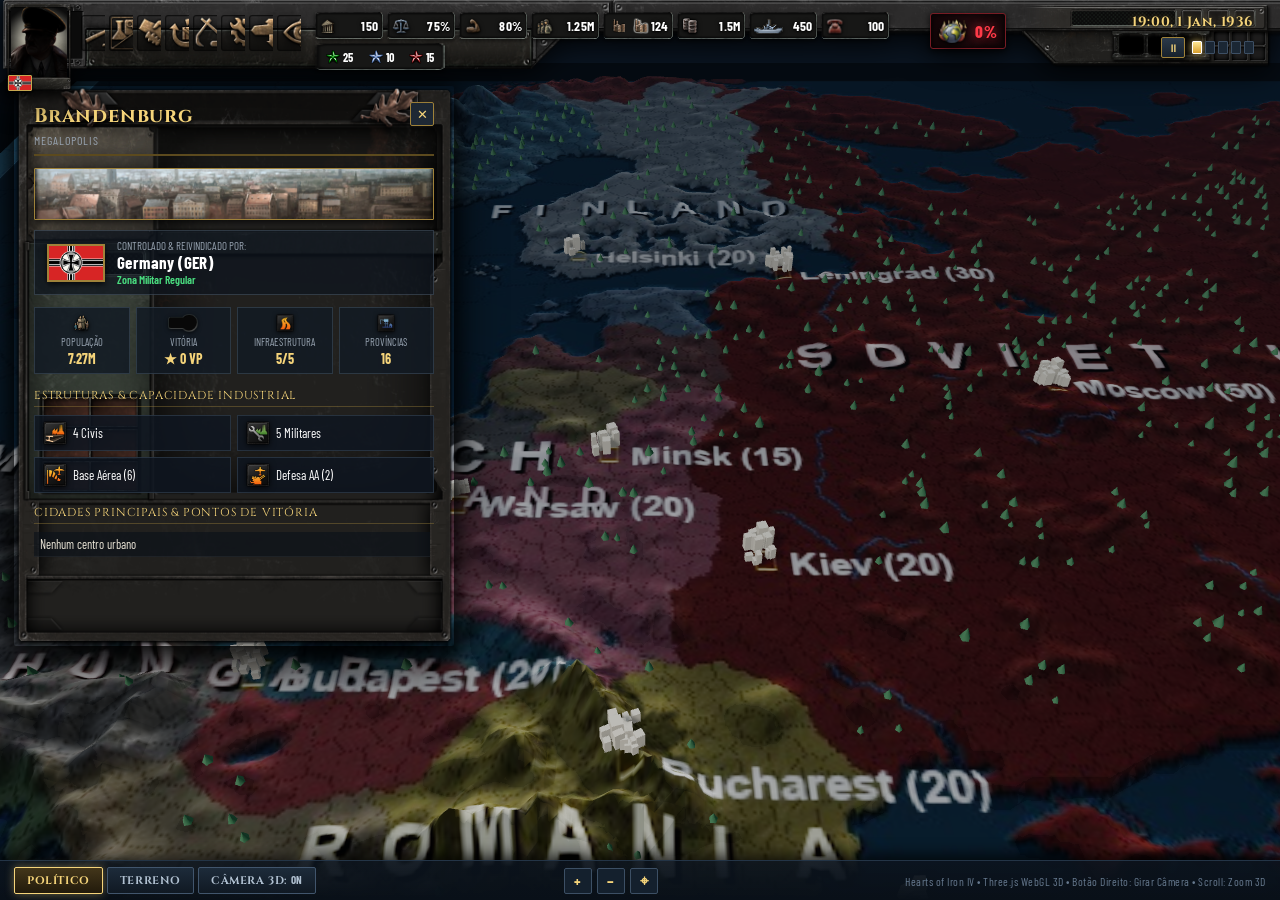
<file: client/index.html>
<!doctype html>
<html lang="pt-BR">
<head>
  <meta charset="utf-8">
  <meta name="viewport" content="width=device-width, initial-scale=1, viewport-fit=cover">
  <title>Hearts of Iron IV</title>
  <link rel="stylesheet" href="style.css">
</head>
<body>
  <!-- Viewport 3D Three.js do Mapa HOI4 -->
  <div id="map-3d-wrapper"></div>

  <!-- Barra Superior Oficial do Hearts of Iron IV -->
  <header class="hoi4-topbar">
    <div class="topbar-left">
      <!-- Retrato do Líder Oficial + Moldura Dourada -->
      <div class="leader-portrait-box" id="leader-box" title="Adolf Hitler - Líder da Nação (Führer)">
        <img src="gfx/leaders/GER_hitler.png" alt="Líder" class="leader-photo" id="player-leader-photo">
        <img src="gfx/interface/pol_leader_frame.png" alt="Moldura" class="leader-frame">
        <div class="flag-mini-crest">
          <img src="gfx/flags/GER_fascism.png" alt="Bandeira" id="player-flag-mini">
        </div>
      </div>

      <!-- Toolbar de Botões Circulares Oficiais -->
      <div class="topbar-toolbar">
        <button class="tb-btn" title="Decisões e Projetos Nacionais (Shift+Q)">
          <img src="gfx/interface/topbar_decisionview_button.png" alt="Decisões">
        </button>
        <button class="tb-btn" title="Pesquisa & Tecnologia (W)">
          <img src="gfx/interface/science_button.png" alt="Pesquisa">
        </button>
        <button class="tb-btn" title="Diplomacia (E)">
          <img src="gfx/interface/diplomacy_button.png" alt="Diplomacia">
        </button>
        <button class="tb-btn" title="Comércio Internacional (R)">
          <img src="gfx/interface/trade_button.png" alt="Comércio">
        </button>
        <button class="tb-btn" title="Construções & Infraestrutura (T)">
          <img src="gfx/interface/construction_button.png" alt="Construção">
        </button>
        <button class="tb-btn" title="Produção Militar e Naval (Y)">
          <img src="gfx/interface/production_button.png" alt="Produção">
        </button>
        <button class="tb-btn" title="Recrutamento e Disposição (U)">
          <img src="gfx/interface/deployment_button.png" alt="Recrutamento">
        </button>
        <button class="tb-btn" title="Agência de Inteligência (I)">
          <img src="gfx/interface/intelligence_button.png" alt="Inteligência">
        </button>
      </div>

      <!-- Caixas de Recursos Oficiais (generic_box_smallest.png) -->
      <div class="topbar-stats">
        <div class="stat-box" title="Poder Político (+2.00/dia)">
          <img src="gfx/interface/pol_power_icon.png" class="stat-ico" alt="PP">
          <span class="stat-val" id="val-pp">150</span>
        </div>
        <div class="stat-box" title="Estabilidade Nacional">
          <img src="gfx/interface/stability_icon.png" class="stat-ico" alt="Stab">
          <span class="stat-val" id="val-stab">75%</span>
        </div>
        <div class="stat-box" title="Apoio de Guerra">
          <img src="gfx/interface/war_support_icon.png" class="stat-ico" alt="War">
          <span class="stat-val" id="val-war">80%</span>
        </div>
        <div class="stat-box" title="População Recrutável (Manpower)">
          <img src="gfx/interface/manpower_icon.png" class="stat-ico" alt="Manpower">
          <span class="stat-val" id="val-manpower">1.25M</span>
        </div>
        <div class="stat-box" title="Capacidade Industrial (Fábricas Civis, Militares e Estaleiros)">
          <img src="gfx/interface/industrial_capacity_icon.png" class="stat-ico-wide" alt="Fábricas">
          <span class="stat-val" id="val-factories">124</span>
        </div>
        <div class="stat-box" title="Combustível">
          <img src="gfx/interface/fuel_icon.png" class="stat-ico" alt="Fuel">
          <span class="stat-val" id="val-fuel">1.5M</span>
        </div>
        <div class="stat-box" title="Comboios de Transporte">
          <img src="gfx/interface/topbar_convoys.png" class="stat-ico" alt="Convoys">
          <span class="stat-val" id="val-convoys">450</span>
        </div>
        <div class="stat-box" title="Poder de Comando">
          <img src="gfx/interface/command_power.png" class="stat-ico" alt="CP">
          <span class="stat-val" id="val-cp">100</span>
        </div>
        <div class="stat-box xp-box" title="Experiência: Exército / Armada / Aeronáutica">
          <span class="xp-item"><img src="gfx/interface/army_experience.png" alt="Army"> <b id="val-army-xp">25</b></span>
          <span class="xp-item"><img src="gfx/interface/navy_experience.png" alt="Navy"> <b id="val-navy-xp">10</b></span>
          <span class="xp-item"><img src="gfx/interface/air_experience.png" alt="Air"> <b id="val-air-xp">15</b></span>
        </div>
      </div>
    </div>

    <div class="topbar-right">
      <!-- Tensão Mundial Oficial -->
      <div class="world-tension-container" title="Tensão Mundial Geral">
        <img src="gfx/interface/world_tension_icon.png" alt="Tensão" class="tension-icon">
        <span class="tension-number" id="tension-val">0%</span>
      </div>

      <!-- Relógio e Velocidade Oficial (topbar_date_overlay.png) -->
      <div class="topbar-clock-overlay">
        <div class="clock-date-line" id="date-display">12:00, 1 Jan, 1936</div>
        <div class="clock-controls-row">
          <button id="btn-pause" class="clock-pause-btn" title="Pausar / Continuar (Espaço)">⏸</button>
          <div class="speed-step-indicator" id="speed-indicator">
            <span class="pip active" data-speed="1"></span>
            <span class="pip" data-speed="2"></span>
            <span class="pip" data-speed="3"></span>
            <span class="pip" data-speed="4"></span>
            <span class="pip" data-speed="5"></span>
          </div>
        </div>
      </div>
    </div>
  </header>

  <!-- Janela Oficial de Detalhes do Estado (stateview_bg.png) -->
  <aside class="hoi4-stateview" id="state-window">
    <div class="stateview-inner">
      <div class="sv-header">
        <div class="sv-title-area">
          <h2 id="st-name">Brandenburg</h2>
          <span class="sv-category" id="st-category">Megalopolis</span>
        </div>
        <button class="sv-close-btn" id="btn-close-state">✕</button>
      </div>

      <!-- Card Ilustrado do Terreno Oficial (Plano, Floresta, Montanha, etc.) -->
      <img id="st-terrain-banner" class="sv-terrain-card" src="gfx/interface/terrains/terrain_urban.png" alt="Terreno da Província">

      <div class="sv-owner-section">
        <div class="sv-flag-frame">
          <img src="gfx/flags/GER_fascism.png" id="st-flag-img" alt="Bandeira">
        </div>
        <div class="sv-owner-text">
          <span class="sv-owner-label">Controlado & Reivindicado por:</span>
          <h3 id="st-owner-name">German Reich</h3>
          <span class="sv-demilitarized" id="st-demil-status">Zona Militar Regular</span>
        </div>
      </div>

      <div class="sv-stats-row">
        <div class="sv-stat-card">
          <img src="gfx/interface/population_icon.png" class="stat-ico-mini" alt="Pop">
          <span class="sv-stat-label">População</span>
          <strong id="st-manpower">7.26M</strong>
        </div>
        <div class="sv-stat-card">
          <img src="gfx/interface/victorypoint_stateview_bg.png" class="stat-ico-mini" alt="VP">
          <span class="sv-stat-label">Vitória</span>
          <strong id="st-vps">56 VP</strong>
        </div>
        <div class="sv-stat-card">
          <img src="gfx/interface/buildings/infrastructure.png" class="stat-ico-mini" alt="Infra">
          <span class="sv-stat-label">Infraestrutura</span>
          <strong id="st-infra">5/5</strong>
        </div>
        <div class="sv-stat-card">
          <img src="gfx/interface/buildings/dockyard.png" class="stat-ico-mini" alt="Porto">
          <span class="sv-stat-label">Províncias</span>
          <strong id="st-prov-count">16</strong>
        </div>
      </div>

      <div class="sv-buildings-block">
        <div class="sv-block-title">ESTRUTURAS & CAPACIDADE INDUSTRIAL</div>
        <div class="sv-slots-grid">
          <div class="sv-slot" title="Fábricas Civis">
            <img src="gfx/interface/buildings/industrial_complex.png" class="bld-ico" alt="Civil">
            <span id="st-civ-factories">4 Civis</span>
          </div>
          <div class="sv-slot" title="Fábricas Militares">
            <img src="gfx/interface/buildings/arms_factory.png" class="bld-ico" alt="Militar">
            <span id="st-mil-factories">5 Militares</span>
          </div>
          <div class="sv-slot" title="Base Aérea">
            <img src="gfx/interface/buildings/air_base.png" class="bld-ico" alt="Aéreo">
            <span id="st-air-base">Base Aérea (6)</span>
          </div>
          <div class="sv-slot" title="Artilharia Antiaérea">
            <img src="gfx/interface/buildings/anti_air_building.png" class="bld-ico" alt="AA">
            <span id="st-aa">Defesa AA (2)</span>
          </div>
        </div>
      </div>

      <div class="sv-vp-cities-block">
        <div class="sv-block-title">CIDADES PRINCIPAIS & PONTOS DE VITÓRIA</div>
        <ul id="vp-list" class="sv-vp-list"></ul>
      </div>
    </div>
  </aside>

  <!-- Tooltip Autêntico do HOI4 -->
  <div class="hoi4-tooltip" id="hover-tooltip">
    <div class="tt-header">
      <img src="gfx/flags/GER_fascism.png" id="tt-flag-img" class="tt-flag" alt="">
      <span class="tt-title" id="tt-state">Brandenburg</span>
    </div>
    <div class="tt-body" id="tt-sub">German Reich • Província #6521</div>
  </div>

  <!-- Dock Inferior de Modos de Mapa e Controles de Câmera 3D -->
  <footer class="hoi4-bottom-dock">
    <div class="dock-mapmodes">
      <button class="dock-btn active" id="mode-political" title="Modo de Mapa Político Oficial (F1)">
        POLÍTICO
      </button>
      <button class="dock-btn" id="mode-terrain" title="Modo de Relevo e Terreno de Satélite Oficial (F2)">
        TERRENO
      </button>
      <button class="dock-btn" id="btn-toggle-3d" title="Alternar Câmera 3D Inclinada (T)">
        CÂMERA 3D: <span id="lbl-3d-status">ON</span>
      </button>
    </div>

    <div class="dock-camera-controls">
      <button id="btn-zoom-in" class="camera-btn" title="Aproximar Zoom (+)">+</button>
      <button id="btn-zoom-out" class="camera-btn" title="Afastar Zoom (−)">−</button>
      <button id="btn-zoom-reset" class="camera-btn" title="Centralizar na Europa (Espaço)">⌖</button>
    </div>

    <div class="dock-info-watermark">
      Hearts of Iron IV • Three.js WebGL 3D • Botão Direito: Girar Câmera • Scroll: Zoom 3D
    </div>
  </footer>

  <script src="js/three.min.js"></script>
  <script src="map.js"></script>
</body>
</html>
</file>
<file: client/style.css>
/* ==========================================================================
   Hearts of Iron IV - Official 1:1 Interface Styling
   Clausewitz Engine Aesthetic - Paradox Interactive Authentic Design
   ========================================================================== */

@import url('https://fonts.googleapis.com/css2?family=Cinzel:wght@600;700;800;900&family=Barlow+Condensed:ital,wght@0,400;0,500;0,600;0,700;1,500&display=swap');

:root {
  --hoi4-font-ui: 'Barlow Condensed', -apple-system, BlinkMacSystemFont, 'Segoe UI', Roboto, sans-serif;
  --hoi4-font-title: 'Cinzel', 'Trajan Pro', Georgia, serif;
  --gold-title: #f5d47a;
  --gold-glow: #e8c050;
  --gold-border: #9f823a;
  --gold-dark: #5c4a1e;
  --text-main: #ece6d8;
  --text-dim: #97a3b0;
  --text-green: #4ade80;
  --text-red: #ef4444;
}

* {
  box-sizing: border-box;
  margin: 0;
  padding: 0;
  user-select: none;
  -webkit-user-drag: none;
  font-family: var(--hoi4-font-ui);
}

html, body {
  width: 100vw;
  height: 100vh;
  overflow: hidden;
  background-color: #050b11;
  color: var(--text-main);
  position: relative;
}

/* ─── 3D VIEWPORT CONTAINER ─── */
#map-3d-wrapper {
  position: absolute;
  top: 0;
  left: 0;
  width: 100vw;
  height: 100vh;
  z-index: 1;
  cursor: grab;
}

#map-3d-wrapper:active {
  cursor: grabbing;
}

#map-3d-wrapper canvas {
  display: block;
  width: 100% !important;
  height: 100% !important;
}

/* ─── BARRA SUPERIOR (TOPBAR) OFICIAL DO HOI4 ─── */
.hoi4-topbar {
  position: fixed;
  top: 0;
  left: 0;
  right: 0;
  height: 74px;
  background: url('gfx/interface/topbar_bg.png') repeat-x top left;
  background-size: auto 74px;
  display: flex;
  justify-content: space-between;
  align-items: flex-start;
  padding: 2px 8px 0 6px;
  z-index: 100;
  pointer-events: auto;
  filter: drop-shadow(0 6px 14px rgba(0, 0, 0, 0.85));
}

.topbar-left {
  display: flex;
  align-items: flex-start;
  gap: 8px;
}

/* Retrato do Líder com Moldura Dourada Oficial */
.leader-portrait-box {
  position: relative;
  width: 66px;
  height: 88px;
  margin-top: 1px;
  cursor: pointer;
  flex-shrink: 0;
  transition: transform 0.12s ease;
}

.leader-portrait-box:hover {
  transform: scale(1.03);
}

.leader-photo {
  position: absolute;
  top: 4px;
  left: 5px;
  width: 56px;
  height: 76px;
  object-fit: cover;
  border-radius: 2px;
  box-shadow: inset 0 0 10px rgba(0, 0, 0, 0.8);
}

.leader-frame {
  position: absolute;
  top: 0;
  left: 0;
  width: 100%;
  height: 100%;
  pointer-events: none;
  filter: drop-shadow(0 3px 6px rgba(0,0,0,0.85));
}

.flag-mini-crest {
  position: absolute;
  bottom: 0px;
  left: 2px;
  width: 24px;
  height: 16px;
  border: 1px solid #c7a750;
  box-shadow: 0 2px 4px rgba(0,0,0,0.9);
  overflow: hidden;
  border-radius: 1px;
}

.flag-mini-crest img {
  width: 100%;
  height: 100%;
  object-fit: cover;
  display: block;
}

/* Toolbar de Botões Circulares Oficiais */
.topbar-toolbar {
  display: flex;
  gap: 3px;
  margin-top: 12px;
}

.tb-btn {
  background: none;
  border: none;
  padding: 0;
  cursor: pointer;
  outline: none;
  display: flex;
  align-items: center;
  justify-content: center;
  transition: transform 0.1s ease, filter 0.15s ease;
}

.tb-btn img {
  height: 38px;
  width: auto;
  display: block;
  filter: drop-shadow(0 2px 4px rgba(0,0,0,0.7));
}

.tb-btn:hover {
  transform: translateY(-2px) scale(1.06);
  filter: brightness(1.22) drop-shadow(0 4px 8px rgba(245, 212, 122, 0.35));
}

.tb-btn:active {
  transform: translateY(1px);
}

/* Caixas de Estatísticas / Recursos Oficiais */
.topbar-stats {
  display: flex;
  align-items: center;
  flex-wrap: wrap;
  gap: 4px;
  margin-top: 10px;
  margin-left: 6px;
}

.stat-box {
  position: relative;
  min-width: 68px;
  height: 27px;
  background: url('gfx/interface/generic_box_smallest.png') no-repeat center center;
  background-size: 100% 100%;
  display: flex;
  align-items: center;
  justify-content: space-between;
  padding: 0 5px 0 4px;
  cursor: default;
  box-shadow: 0 2px 4px rgba(0,0,0,0.6);
  transition: filter 0.1s ease;
}

.stat-box:hover {
  filter: brightness(1.15);
}

.stat-ico {
  height: 18px;
  width: auto;
  display: block;
  flex-shrink: 0;
  filter: drop-shadow(0 1px 2px rgba(0,0,0,0.8));
}

.stat-ico-wide {
  height: 18px;
  width: auto;
  display: block;
  flex-shrink: 0;
}

.stat-val {
  font-size: 13.5px;
  font-weight: 700;
  color: #ffffff;
  letter-spacing: 0.3px;
  text-shadow: 0 1px 2px #000, 0 0 4px rgba(0,0,0,0.9);
}

/* Caixa de Experiência Tripla (Army / Navy / Air) */
.xp-box {
  min-width: 130px;
  display: flex;
  justify-content: space-around;
  gap: 5px;
  padding: 0 6px;
}

.xp-item {
  display: flex;
  align-items: center;
  gap: 3px;
  font-size: 12px;
  font-weight: 700;
  color: #fff;
}

.xp-item img {
  height: 14px;
  width: auto;
  display: block;
}

/* Lado Direito: Tensão Mundial e Relógio */
.topbar-right {
  display: flex;
  align-items: flex-start;
  gap: 12px;
  margin-top: 3px;
}

.world-tension-container {
  display: flex;
  align-items: center;
  gap: 6px;
  background: radial-gradient(circle at center, #240b0f 0%, #110507 100%);
  border: 1px solid #781c24;
  box-shadow: inset 0 0 6px rgba(0,0,0,0.9), 0 2px 6px rgba(0,0,0,0.8);
  padding: 3px 8px 3px 6px;
  border-radius: 3px;
  margin-top: 8px;
  cursor: pointer;
  transition: transform 0.1s, border-color 0.15s;
}

.world-tension-container:hover {
  transform: scale(1.04);
  border-color: #ba2836;
}

.tension-icon {
  height: 28px;
  width: auto;
  display: block;
  filter: drop-shadow(0 2px 4px rgba(0,0,0,0.9));
}

.tension-number {
  font-family: var(--hoi4-font-ui);
  font-size: 17px;
  font-weight: 800;
  color: #ff3a48;
  letter-spacing: 0.5px;
  text-shadow: 0 0 8px rgba(255, 58, 72, 0.6), 0 1px 3px #000;
}

/* Relógio e Velocidade Oficial (topbar_date_overlay.png) */
.topbar-clock-overlay {
  width: 254px;
  height: 68px;
  background: url('gfx/interface/topbar_date_overlay.png') no-repeat right top;
  background-size: 254px auto;
  display: flex;
  flex-direction: column;
  align-items: flex-end;
  padding: 8px 18px 0 0;
}

.clock-date-line {
  font-family: var(--hoi4-font-title);
  font-size: 13.5px;
  font-weight: 700;
  color: var(--gold-title);
  letter-spacing: 0.6px;
  text-shadow: 0 1px 3px rgba(0,0,0,0.95), 0 0 6px rgba(245, 212, 122, 0.4);
}

.clock-controls-row {
  display: flex;
  align-items: center;
  gap: 7px;
  margin-top: 6px;
}

.clock-pause-btn {
  background: linear-gradient(to bottom, #2b3949 0%, #17212c 100%);
  border: 1px solid var(--gold-border);
  color: var(--gold-title);
  width: 24px;
  height: 21px;
  font-size: 11px;
  cursor: pointer;
  display: flex;
  align-items: center;
  justify-content: center;
  border-radius: 2px;
  box-shadow: 0 2px 4px rgba(0,0,0,0.7);
  transition: filter 0.1s;
}

.clock-pause-btn:hover {
  filter: brightness(1.2);
}

.speed-step-indicator {
  display: flex;
  gap: 3px;
}

.speed-step-indicator .pip {
  display: inline-block;
  width: 10px;
  height: 13px;
  background: #1b2734;
  border: 1px solid #3d4f64;
  cursor: pointer;
  border-radius: 1px;
  transition: background 0.1s, box-shadow 0.15s;
}

.speed-step-indicator .pip.active {
  background: linear-gradient(to bottom, #ffe894 0%, #d89f2d 100%);
  border-color: #ffffff;
  box-shadow: 0 0 8px rgba(245, 212, 122, 0.9);
}

/* ─── JANELA OFICIAL DE ESTADO (stateview_bg.png) ─── */
.hoi4-stateview {
  position: fixed;
  top: 86px;
  left: 14px;
  width: 440px;
  height: 560px;
  background: url('gfx/interface/stateview_bg.png') no-repeat left top;
  background-size: 100% 100%;
  box-shadow: 0 16px 48px rgba(0, 0, 0, 0.95), 0 0 20px rgba(0, 0, 0, 0.8);
  z-index: 95;
  display: none;
  flex-direction: column;
  border-radius: 2px;
  pointer-events: auto;
  animation: svFadeIn 0.15s ease-out;
}

@keyframes svFadeIn {
  from { opacity: 0; transform: translateY(-8px); }
  to { opacity: 1; transform: translateY(0); }
}

.hoi4-stateview.open {
  display: flex;
}

.stateview-inner {
  padding: 16px 20px;
  height: 100%;
  display: flex;
  flex-direction: column;
}

.sv-header {
  display: flex;
  justify-content: space-between;
  align-items: flex-start;
  border-bottom: 2px solid var(--gold-dark);
  padding-bottom: 6px;
  margin-bottom: 12px;
}

.sv-title-area h2 {
  font-family: var(--hoi4-font-title);
  font-size: 20px;
  color: var(--gold-title);
  text-shadow: 0 2px 4px #000;
  letter-spacing: 0.8px;
}

.sv-category {
  font-size: 12px;
  color: var(--text-dim);
  text-transform: uppercase;
  letter-spacing: 1px;
}

.sv-close-btn {
  background: #1e2834;
  border: 1px solid var(--gold-border);
  color: var(--gold-title);
  width: 24px;
  height: 24px;
  font-size: 13px;
  cursor: pointer;
  display: flex;
  align-items: center;
  justify-content: center;
  border-radius: 2px;
  transition: background 0.1s;
}

.sv-close-btn:hover {
  background: #781c24;
  color: #fff;
  border-color: #ff3a48;
}

.sv-terrain-card {
  width: 100%;
  height: 52px;
  object-fit: cover;
  border: 1px solid var(--gold-border);
  box-shadow: inset 0 0 6px rgba(0,0,0,0.8), 0 2px 6px rgba(0,0,0,0.7);
  margin-bottom: 10px;
  border-radius: 1px;
  display: block;
}

.sv-owner-section {
  display: flex;
  align-items: center;
  gap: 12px;
  background: rgba(14, 21, 30, 0.7);
  padding: 8px 12px;
  border: 1px solid rgba(120, 140, 160, 0.3);
  margin-bottom: 12px;
}

.sv-flag-frame {
  width: 58px;
  height: 38px;
  border: 2px solid var(--gold-border);
  box-shadow: 0 2px 6px rgba(0,0,0,0.8);
  flex-shrink: 0;
}

.sv-flag-frame img {
  width: 100%;
  height: 100%;
  object-fit: cover;
  display: block;
}

.sv-owner-text {
  display: flex;
  flex-direction: column;
}

.sv-owner-label {
  font-size: 11px;
  color: var(--text-dim);
  text-transform: uppercase;
}

.sv-owner-text h3 {
  font-size: 17px;
  color: #ffffff;
  font-weight: 700;
  letter-spacing: 0.4px;
}

.sv-demilitarized {
  font-size: 11.5px;
  color: var(--text-green);
  font-weight: 600;
}

.sv-stats-row {
  display: grid;
  grid-template-columns: repeat(4, 1fr);
  gap: 6px;
  margin-bottom: 14px;
}

.sv-stat-card {
  background: rgba(18, 26, 36, 0.85);
  border: 1px solid rgba(90, 110, 130, 0.35);
  padding: 6px 4px;
  display: flex;
  flex-direction: column;
  align-items: center;
  text-align: center;
}

.stat-ico-mini {
  height: 18px;
  width: auto;
  margin-bottom: 3px;
  filter: drop-shadow(0 1px 2px rgba(0,0,0,0.8));
}

.bld-ico {
  height: 24px;
  width: auto;
  display: block;
  flex-shrink: 0;
  filter: drop-shadow(0 1px 3px rgba(0,0,0,0.8));
}

.sv-stat-label {
  font-size: 10.5px;
  color: var(--text-dim);
  text-transform: uppercase;
  margin-bottom: 2px;
}

.sv-stat-card strong {
  font-size: 14px;
  color: var(--gold-title);
  font-weight: 700;
}

.sv-block-title {
  font-family: var(--hoi4-font-title);
  font-size: 11.5px;
  color: var(--gold-title);
  letter-spacing: 0.8px;
  border-bottom: 1px solid rgba(159, 130, 58, 0.4);
  padding-bottom: 3px;
  margin-bottom: 8px;
}

.sv-buildings-block {
  margin-bottom: 12px;
}

.sv-slots-grid {
  display: grid;
  grid-template-columns: 1fr 1fr;
  gap: 6px;
}

.sv-slot {
  background: rgba(15, 22, 32, 0.85);
  border: 1px solid rgba(80, 100, 120, 0.35);
  padding: 5px 8px;
  font-size: 13px;
  color: #fff;
  display: flex;
  align-items: center;
  gap: 6px;
}

.sv-vp-cities-block {
  flex: 1;
  overflow: hidden;
  display: flex;
  flex-direction: column;
}

.sv-vp-list {
  list-style: none;
  overflow-y: auto;
  max-height: 120px;
  padding-right: 4px;
}

.sv-vp-list li {
  display: flex;
  justify-content: space-between;
  align-items: center;
  padding: 4px 6px;
  background: rgba(12, 18, 26, 0.65);
  border-bottom: 1px solid rgba(255, 255, 255, 0.05);
  font-size: 12.5px;
}

.sv-vp-list li strong {
  color: var(--gold-title);
}

/* ─── TOOLTIP AUTÊNTICO DO HOI4 ─── */
.hoi4-tooltip {
  position: fixed;
  z-index: 1000;
  pointer-events: none;
  background: radial-gradient(circle at top left, #1c2634 0%, #0c141d 100%);
  border: 1px solid var(--gold-border);
  box-shadow: 0 8px 24px rgba(0, 0, 0, 0.9), inset 0 0 6px rgba(0, 0, 0, 0.8);
  padding: 8px 12px;
  border-radius: 2px;
  display: none;
  flex-direction: column;
  gap: 3px;
  max-width: 320px;
}

.hoi4-tooltip.visible {
  display: flex;
}

.tt-header {
  display: flex;
  align-items: center;
  gap: 8px;
}

.tt-flag {
  width: 24px;
  height: 16px;
  border: 1px solid var(--gold-border);
  object-fit: cover;
  flex-shrink: 0;
}

.tt-title {
  font-family: var(--hoi4-font-title);
  font-size: 15px;
  color: var(--gold-title);
  font-weight: 700;
  letter-spacing: 0.5px;
  text-shadow: 0 1px 3px #000;
}

.tt-body {
  font-size: 12px;
  color: #cfd8dc;
  letter-spacing: 0.3px;
}

/* ─── DOCK INFERIOR (MAPMODES & CONTROLES) ─── */
.hoi4-bottom-dock {
  position: fixed;
  bottom: 0;
  left: 0;
  right: 0;
  height: 40px;
  background: linear-gradient(to top, #091018 0%, rgba(12, 20, 30, 0.9) 100%);
  border-top: 1px solid #233446;
  display: flex;
  align-items: center;
  justify-content: space-between;
  padding: 0 14px;
  z-index: 90;
  pointer-events: auto;
  box-shadow: 0 -4px 16px rgba(0,0,0,0.8);
}

.dock-mapmodes {
  display: flex;
  gap: 4px;
}

.dock-btn {
  background: linear-gradient(to bottom, #1d2b3a 0%, #101923 100%);
  border: 1px solid #41556c;
  color: #b0c0d0;
  font-family: var(--hoi4-font-title);
  font-size: 11px;
  font-weight: 700;
  letter-spacing: 0.6px;
  padding: 5px 12px;
  border-radius: 2px;
  cursor: pointer;
  transition: all 0.12s ease;
}

.dock-btn:hover {
  background: linear-gradient(to bottom, #2b3d52 0%, #162432 100%);
  color: #fff;
  border-color: var(--gold-border);
}

.dock-btn.active {
  background: linear-gradient(to bottom, #43361a 0%, #221a0b 100%);
  border-color: var(--gold-title);
  color: var(--gold-title);
  box-shadow: 0 0 10px rgba(245, 212, 122, 0.4);
}

.dock-camera-controls {
  display: flex;
  gap: 5px;
}

.camera-btn {
  background: #14202d;
  border: 1px solid #3c4f64;
  color: var(--gold-title);
  font-size: 15px;
  font-weight: bold;
  width: 28px;
  height: 26px;
  display: flex;
  align-items: center;
  justify-content: center;
  cursor: pointer;
  border-radius: 2px;
  transition: filter 0.1s;
}

.camera-btn:hover {
  filter: brightness(1.25);
  border-color: var(--gold-border);
}

.dock-info-watermark {
  font-size: 11.5px;
  color: #66798e;
  letter-spacing: 0.5px;
}
</file>
